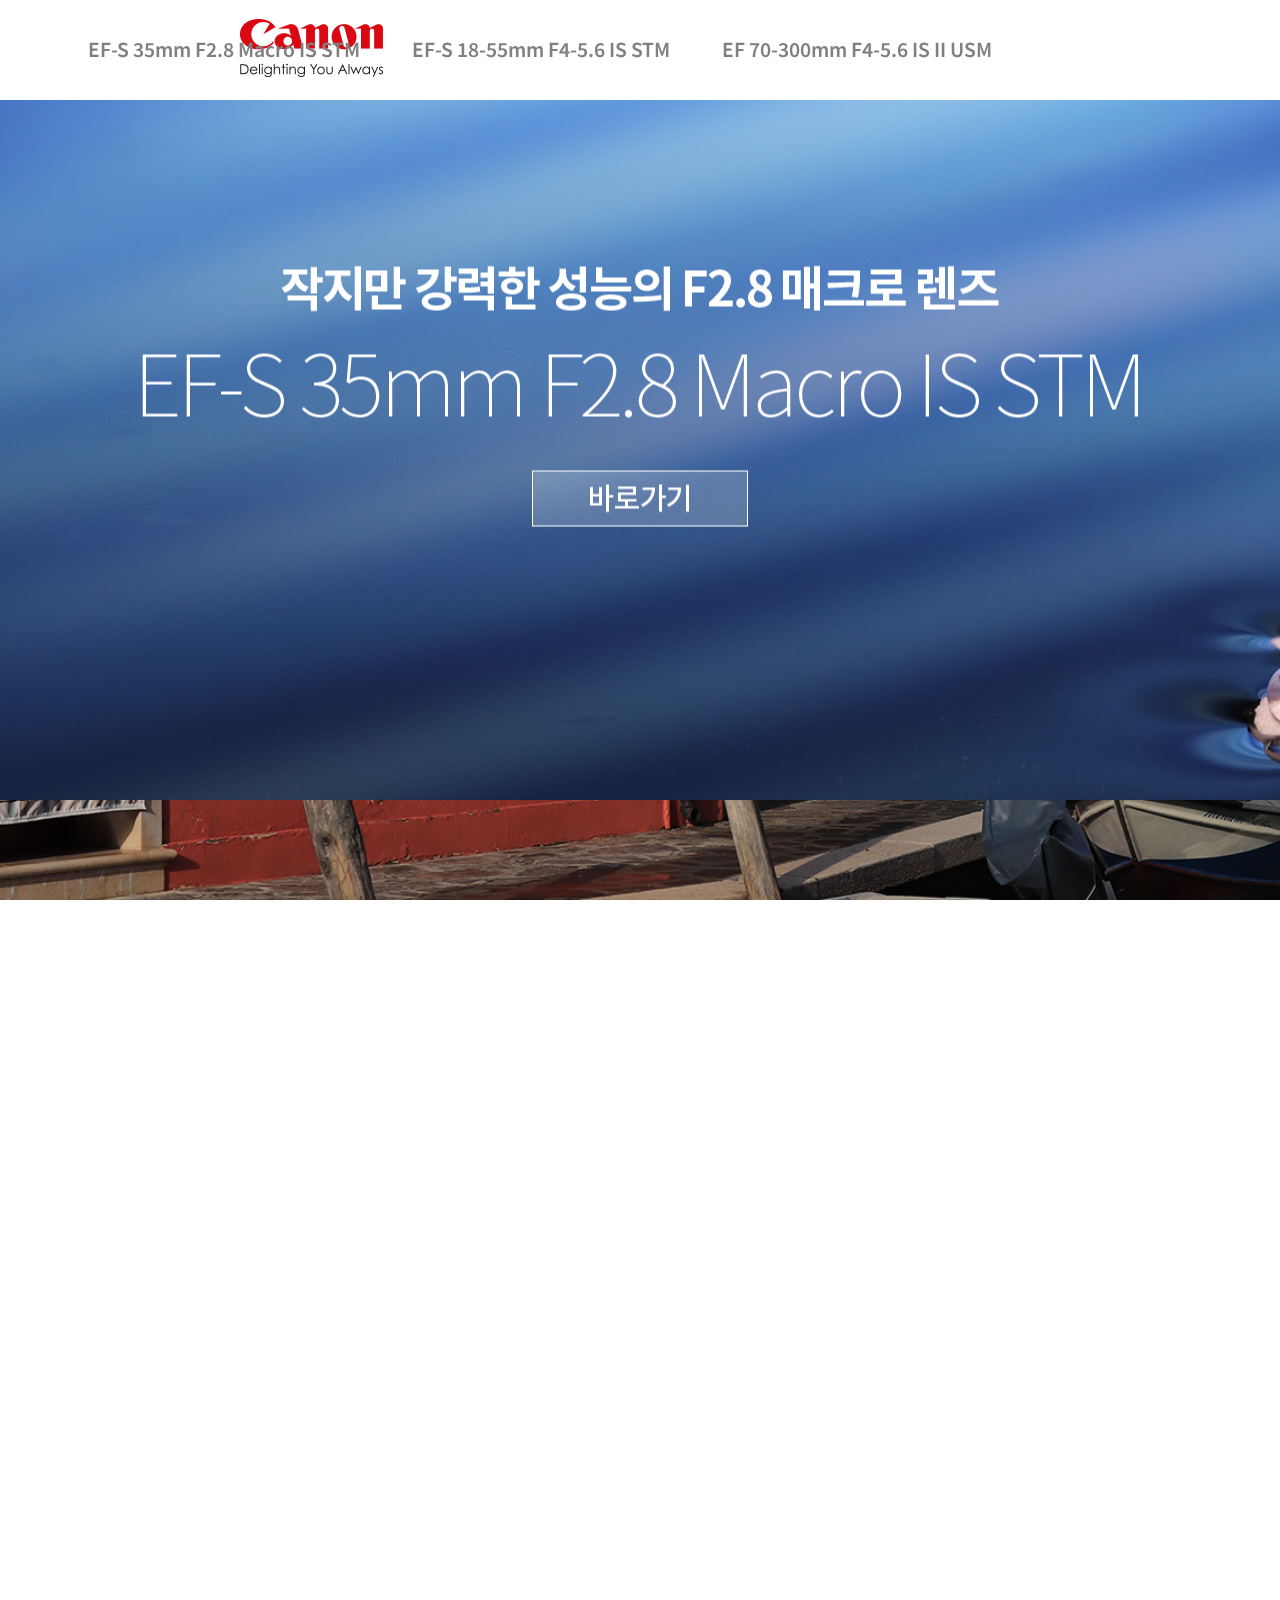
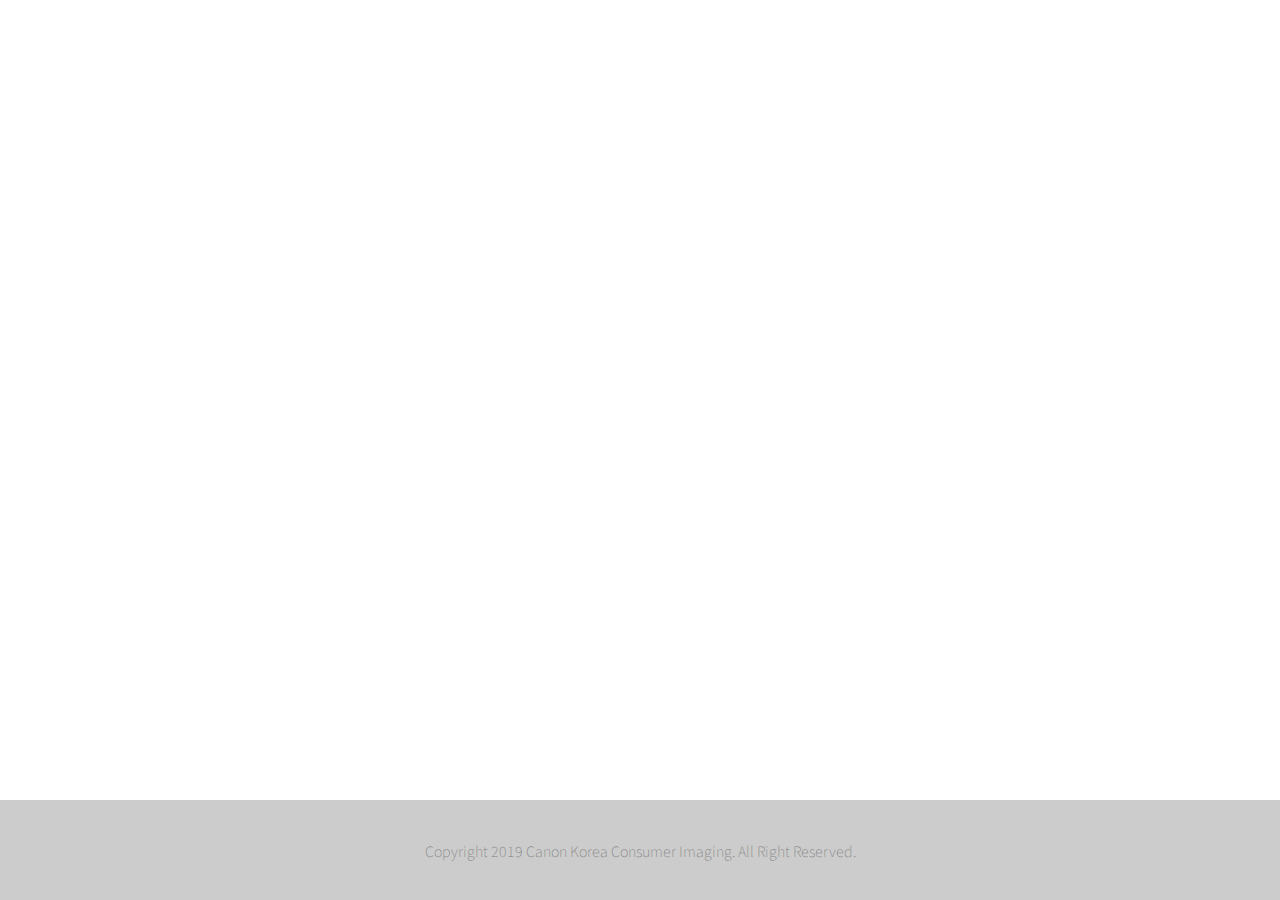
<file: index.html>
<!DOCTYPE html>
<html lang="kr" dir="ltr">
  <head>
    <meta charset="utf-8">
    <link href="https://fonts.googleapis.com/css?family=Noto+Sans+KR" rel="stylesheet">
    <title></title>
    <style>
      body, h1 {
        margin: 0px;
      }
      #scene{
        height: 800px;
        overflow: hidden;
        background-size: cover;
        background-attachment: fixed;
    }
      .one{background-image: url(images/index_07.png);}
      .two{background-image: url(images/index_08.png);}
      .three{background-image: url(images/index_09.png);}
      #scene h1{
        position: relative;
        left: 50%;
        top: 50%;
        transform: translateX(-50%) translateY(-50%);
        text-align: center;
      }
      /*--푸터적용--*/
        footer{
          width: 100%;
          height: 100px;
        background-color: rgba(0, 0, 0, 0.2);
      }
      .footer{
        position: relative;
        left: 50%;
        top: 50%;
        transform: translateX(-50%) translateY(-50%);
        text-align: center;
        font-family: 'Noto Sans KR', sans-serif;
        font-size: 0.9rem; font-weight: 100; color: gray;
      }
      /*--네이게이션 처리--*/
      .wrap{
        border: 0px solid red;
        height: 100px; width: 100%; position: fixed;
        background-color: white; z-index: 10;
      }
      .logo{
        border: 0px solid blue;
        display: inline-block;
        margin-left: 240px;
      }
      .nav{
        border: 0px solid green;
        position: fixed; right: 240px;
        top: 35px; display: inline-block;
        font-family: 'Noto Sans KR', sans-serif;
        font-size: 1.2rem; font-weight: 600; color: gray;
      }
      .space{
        margin-left: 3rem;
      }
      a, a:link :visited :active{
        text-decoration: none;
        color: gray;
      }
      a:hover{
        color: red;
      }
    </style>
  </head>
  <body>
    <nav class="wrap">
      <div class="logo">
        <img src="images/index_02.png">
      </div>
      <div class="nav">
        <a href="p01.html">EF-S 35mm F2.8 Macro IS STM</a>
        <span class="space"></span>
        <a href="p02.html">EF-S 18-55mm F4-5.6 IS STM</a>
        <span class="space"></span>
        <a href="p03.html">EF 70-300mm F4-5.6 IS II USM</a>
        <span class="space"></span>
      </div>
    </nav>
      <section id="scene" class="one">
        <h1><a href="p01.html"><img src="images/t01.png"></img></a></h1>
      </section>
      <section id="scene" class="two">
        <h1><a href="p02.html"><img src="images/t02.png"></img></a></h1>
      </section>
      <section id="scene" class="three">
        <h1><a href="p03.html"><img src="images/t03.png"></img></a></h1>
      </section>
        <footer>
          <div class="footer">Copyright 2019 Canon Korea Consumer Imaging. All Right Reserved.</div>
        </footer>
  </body>
</html>
</file>
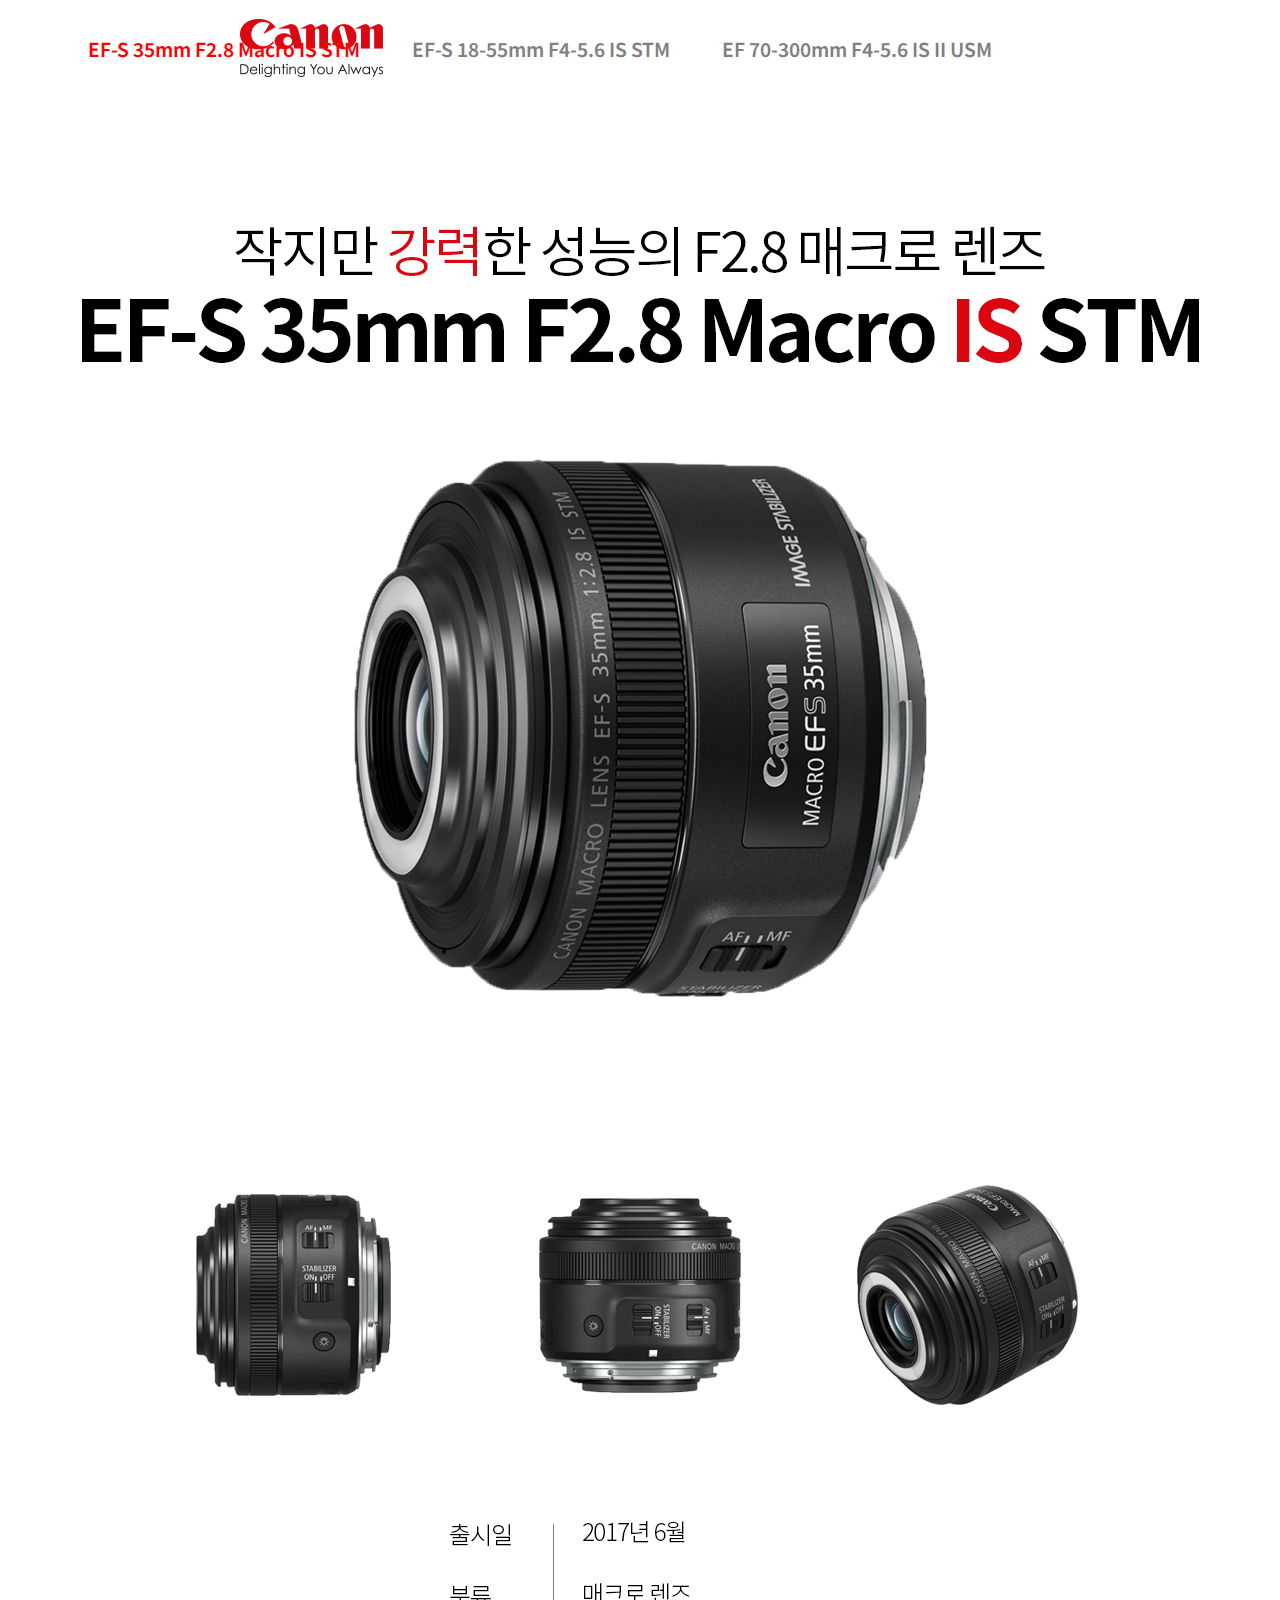
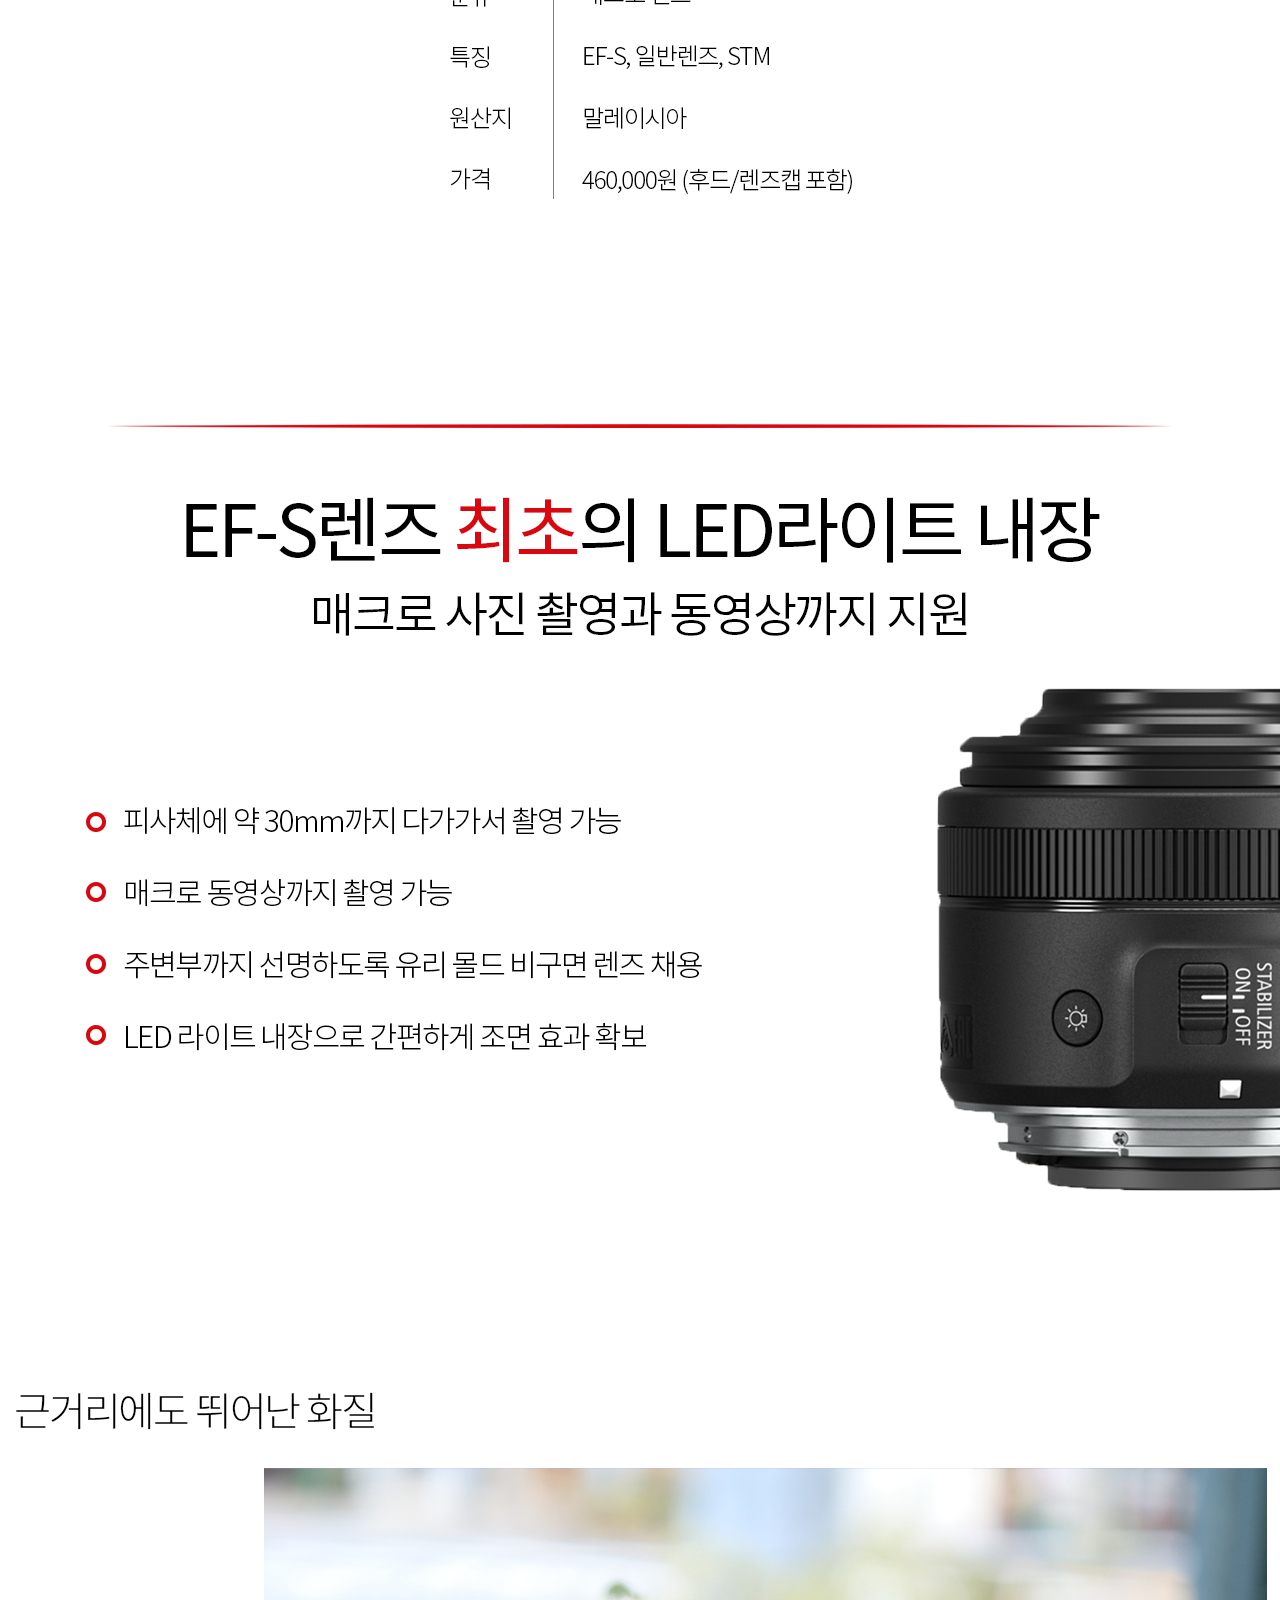
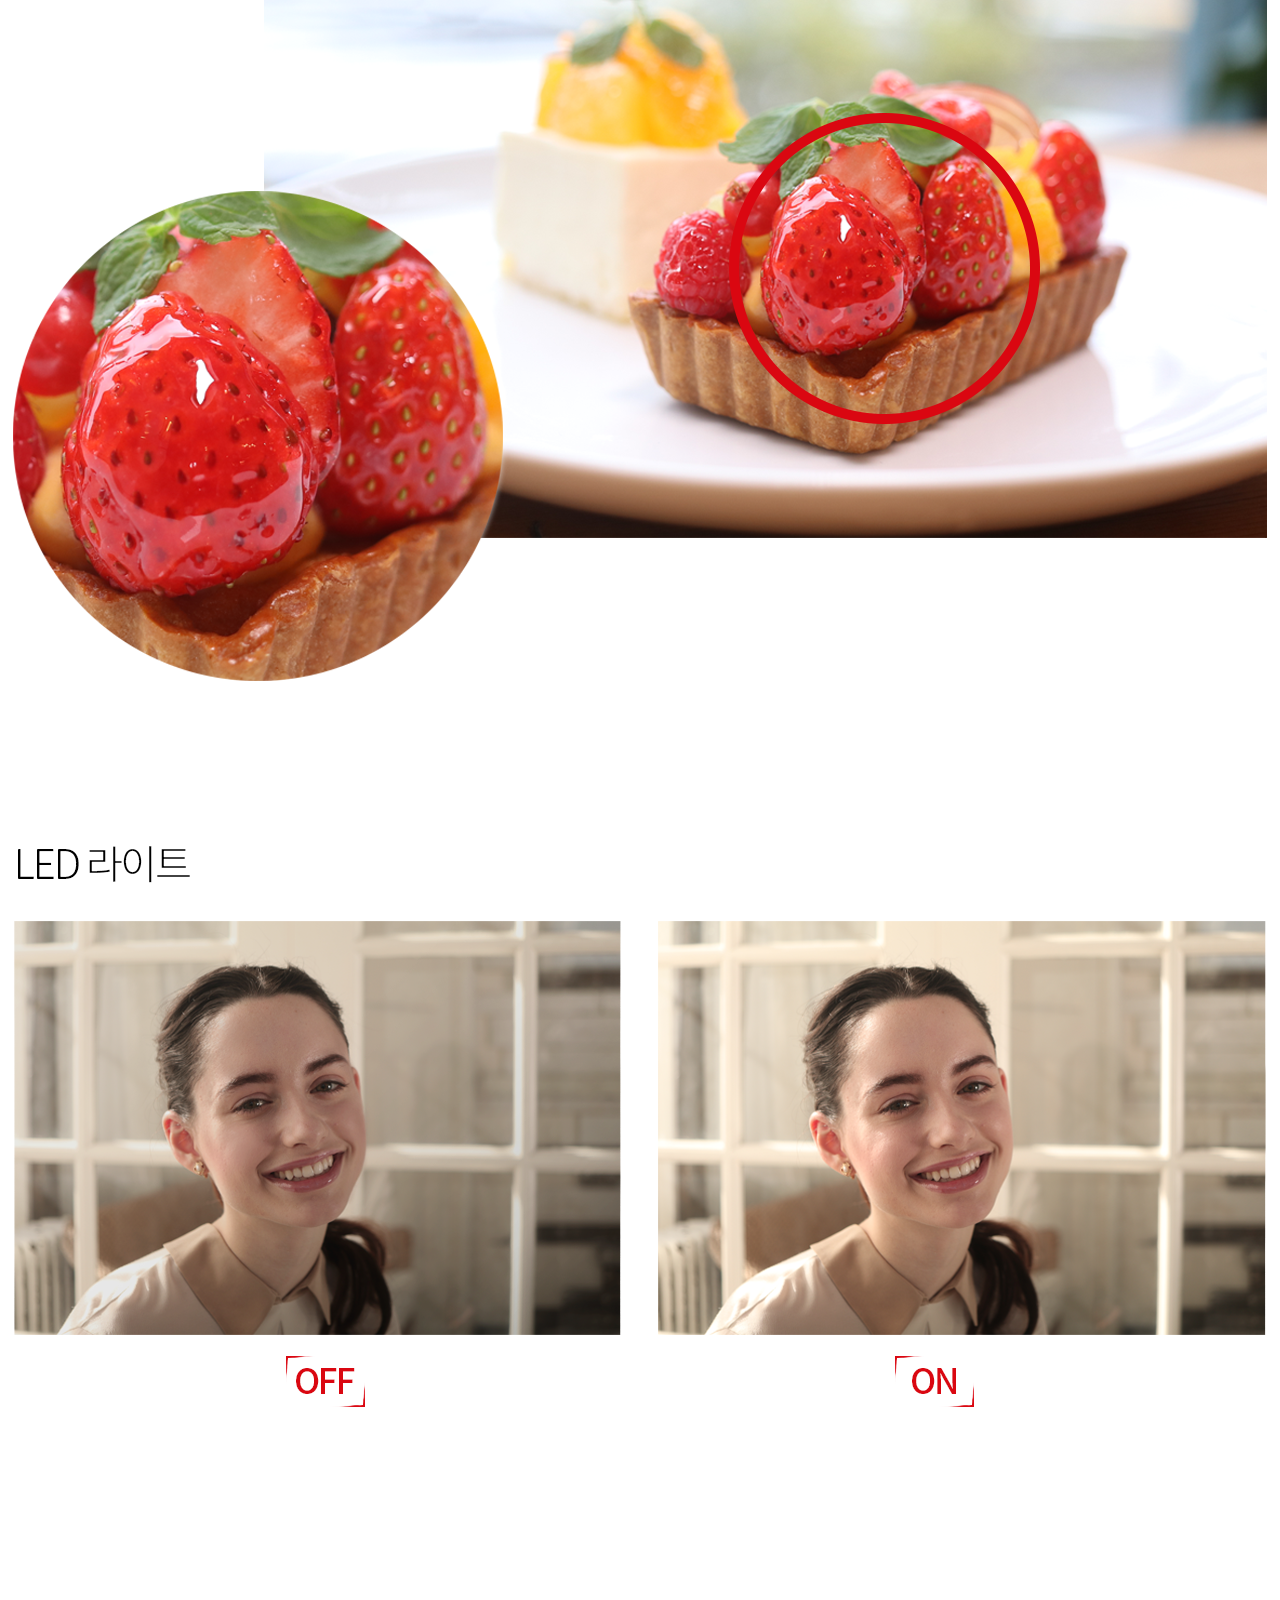
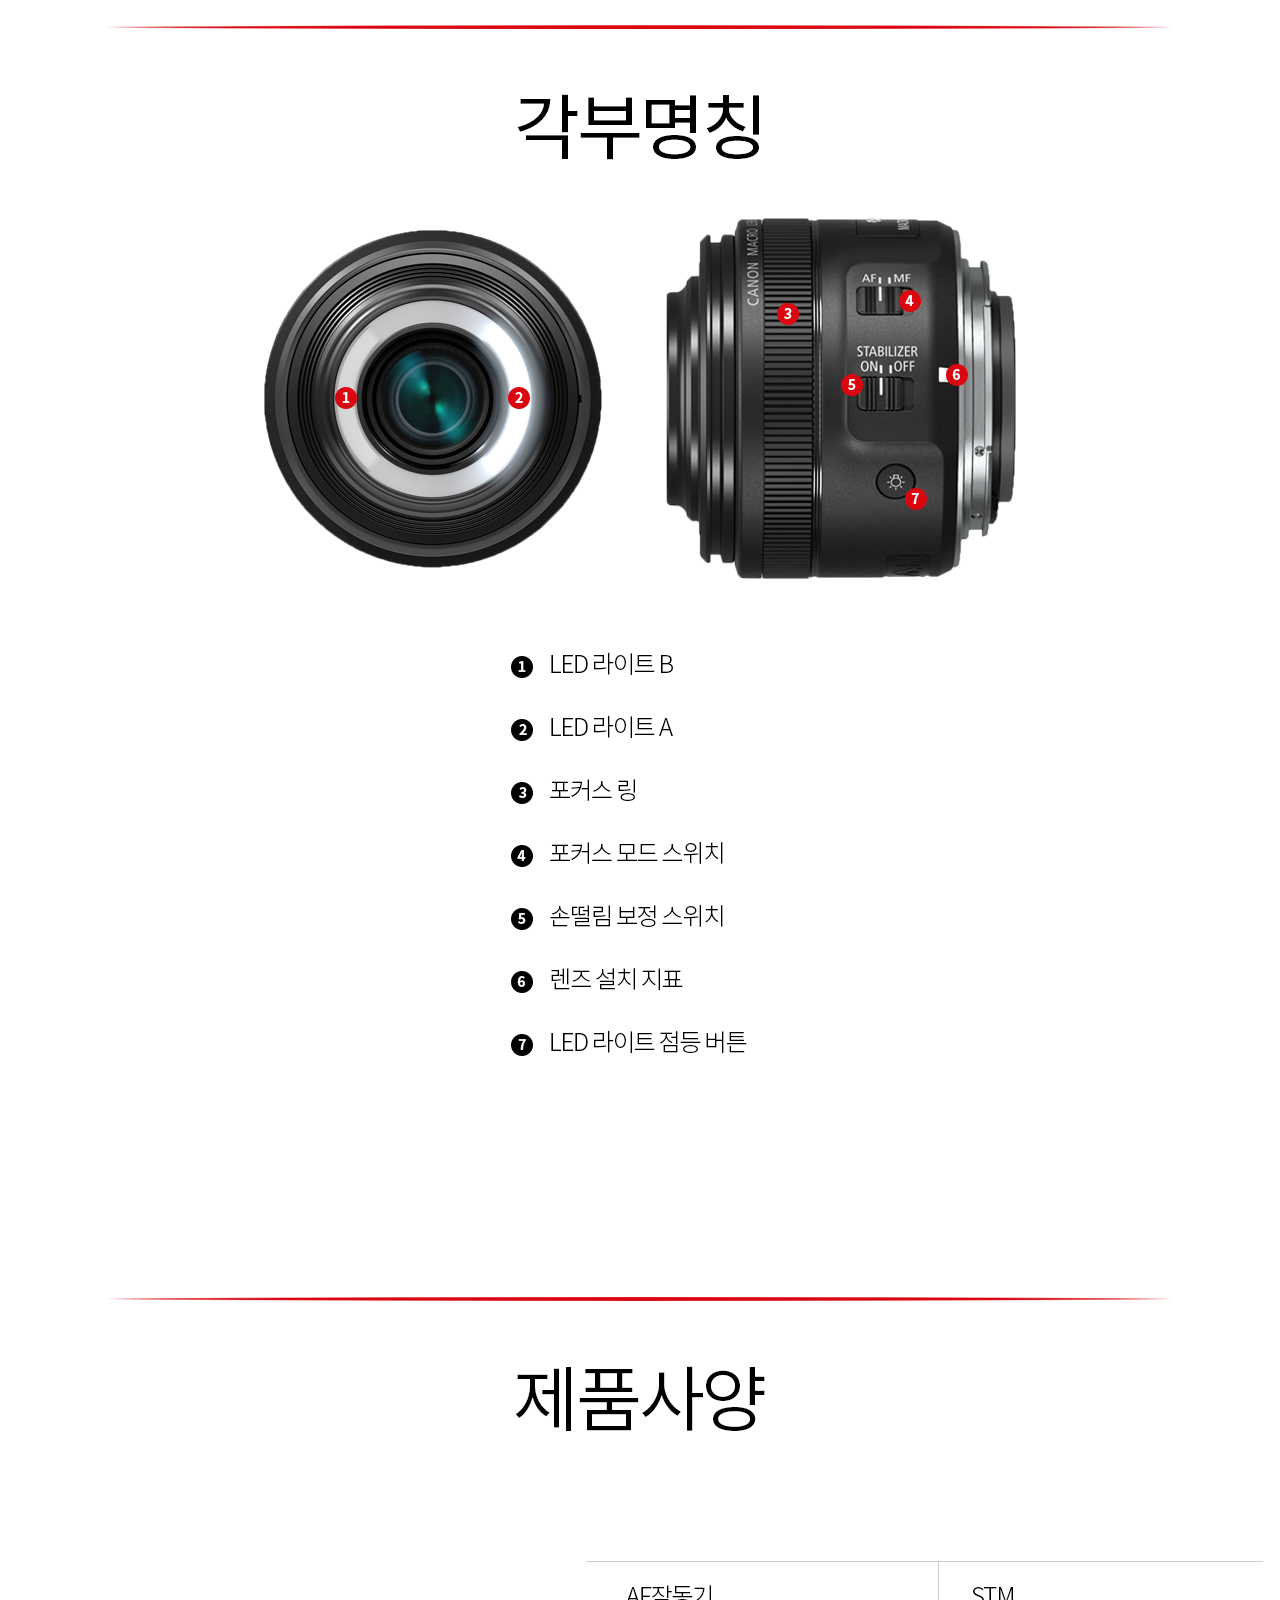
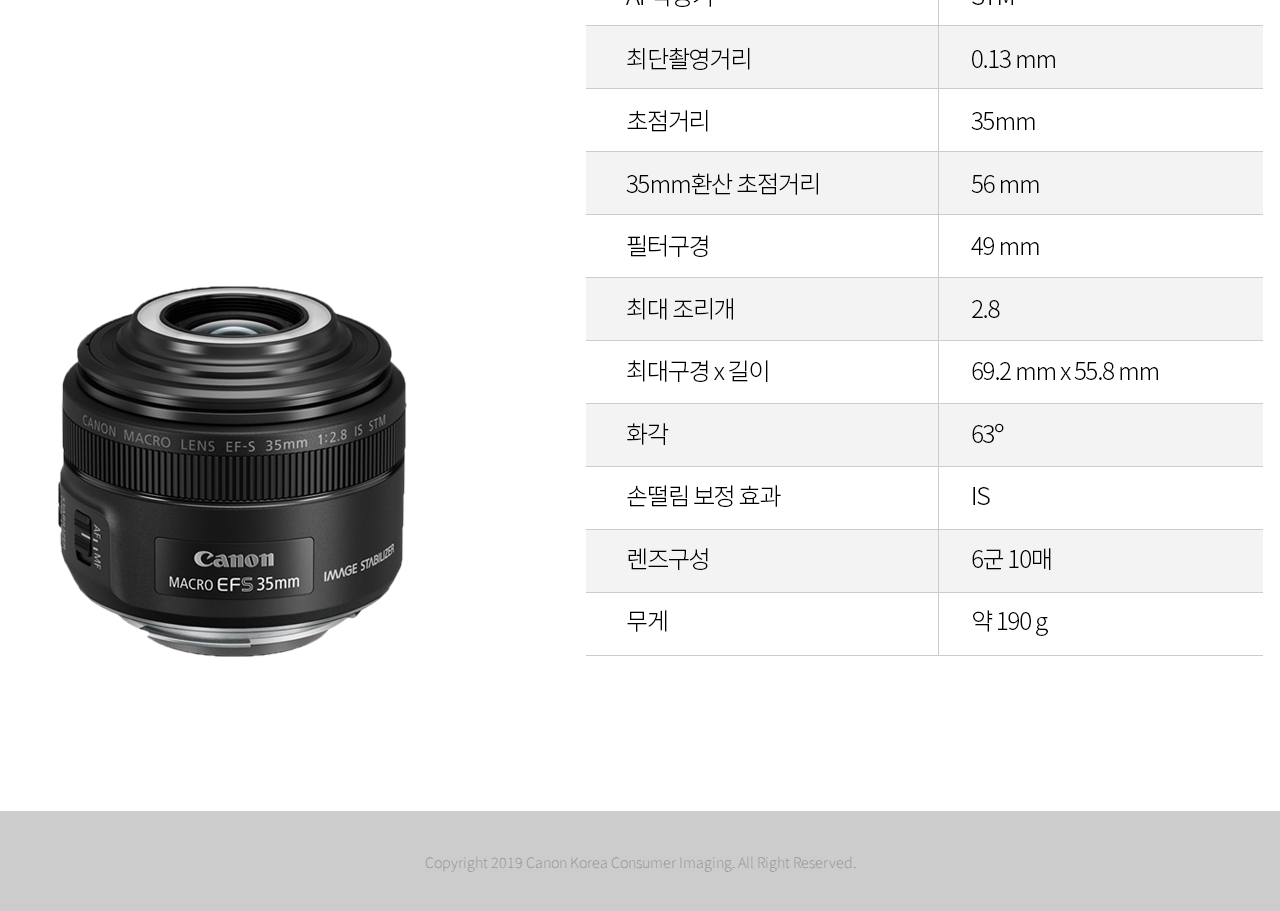
<file: p01.html>
<!DOCTYPE html>
<html lang="kr" dir="ltr">
  <head>
    <meta charset="utf-8">
    <link rel="stylesheet" href="css.css">
    <link href="https://fonts.googleapis.com/css?family=Noto+Sans+KR" rel="stylesheet">
    <title></title>
  </head>
  <body>
    <nav class="wrap">
      <div class="logo">
        <a href="index.html"><img src="images/index_02.png"></a>
      </div>
      <div class="nav">
        <a href="p01.html" style="color:red">EF-S 35mm F2.8 Macro IS STM</a>
        <span class="space"></span>
        <a href="p02.html">EF-S 18-55mm F4-5.6 IS STM</a>
        <span class="space"></span>
        <a href="p03.html">EF 70-300mm F4-5.6 IS II USM</a>
        <span class="space"></span>
      </div>
    </nav>

      <section class="bodywrap">
      <div class="page">
      <img src="images/1.png">
    </div>
  </section>

      <footer>
        <div class="footer">Copyright 2019 Canon Korea Consumer Imaging. All Right Reserved.</div>
      </footer>
  </body>
</html>
</file>
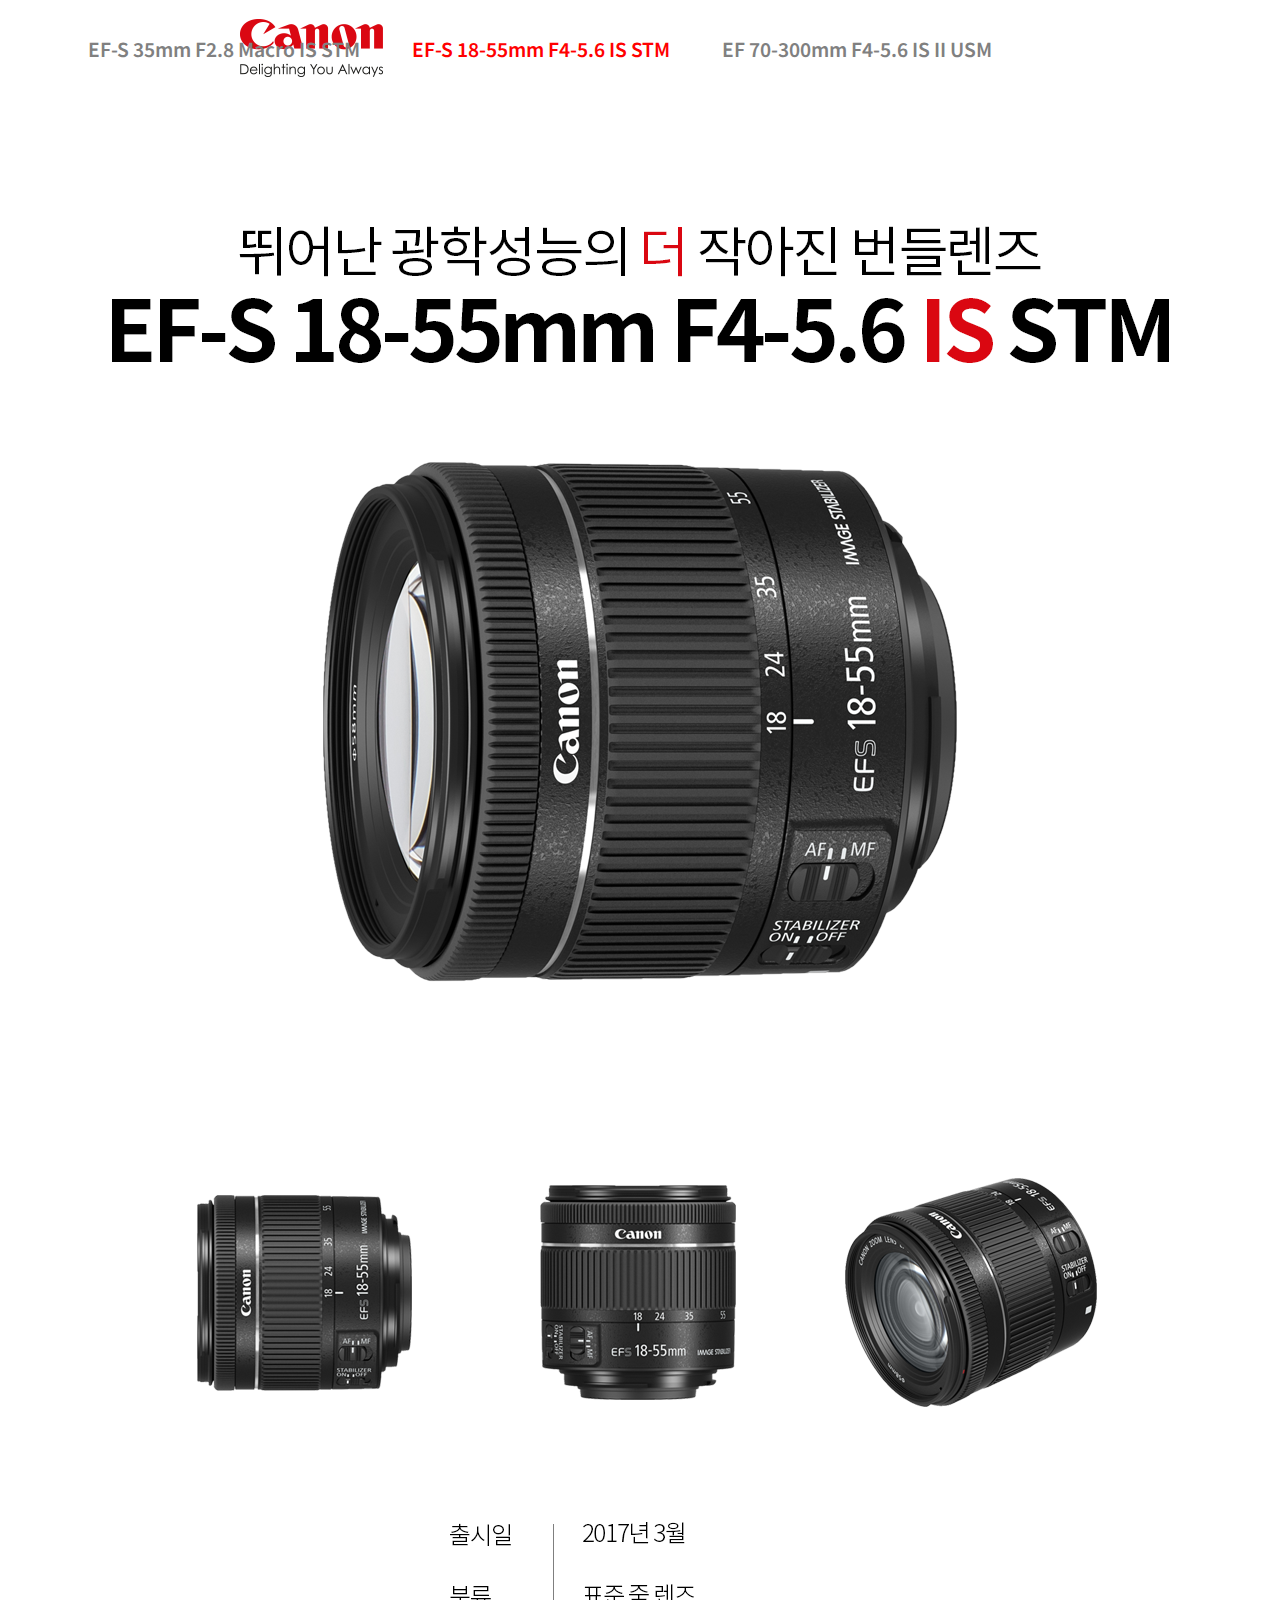
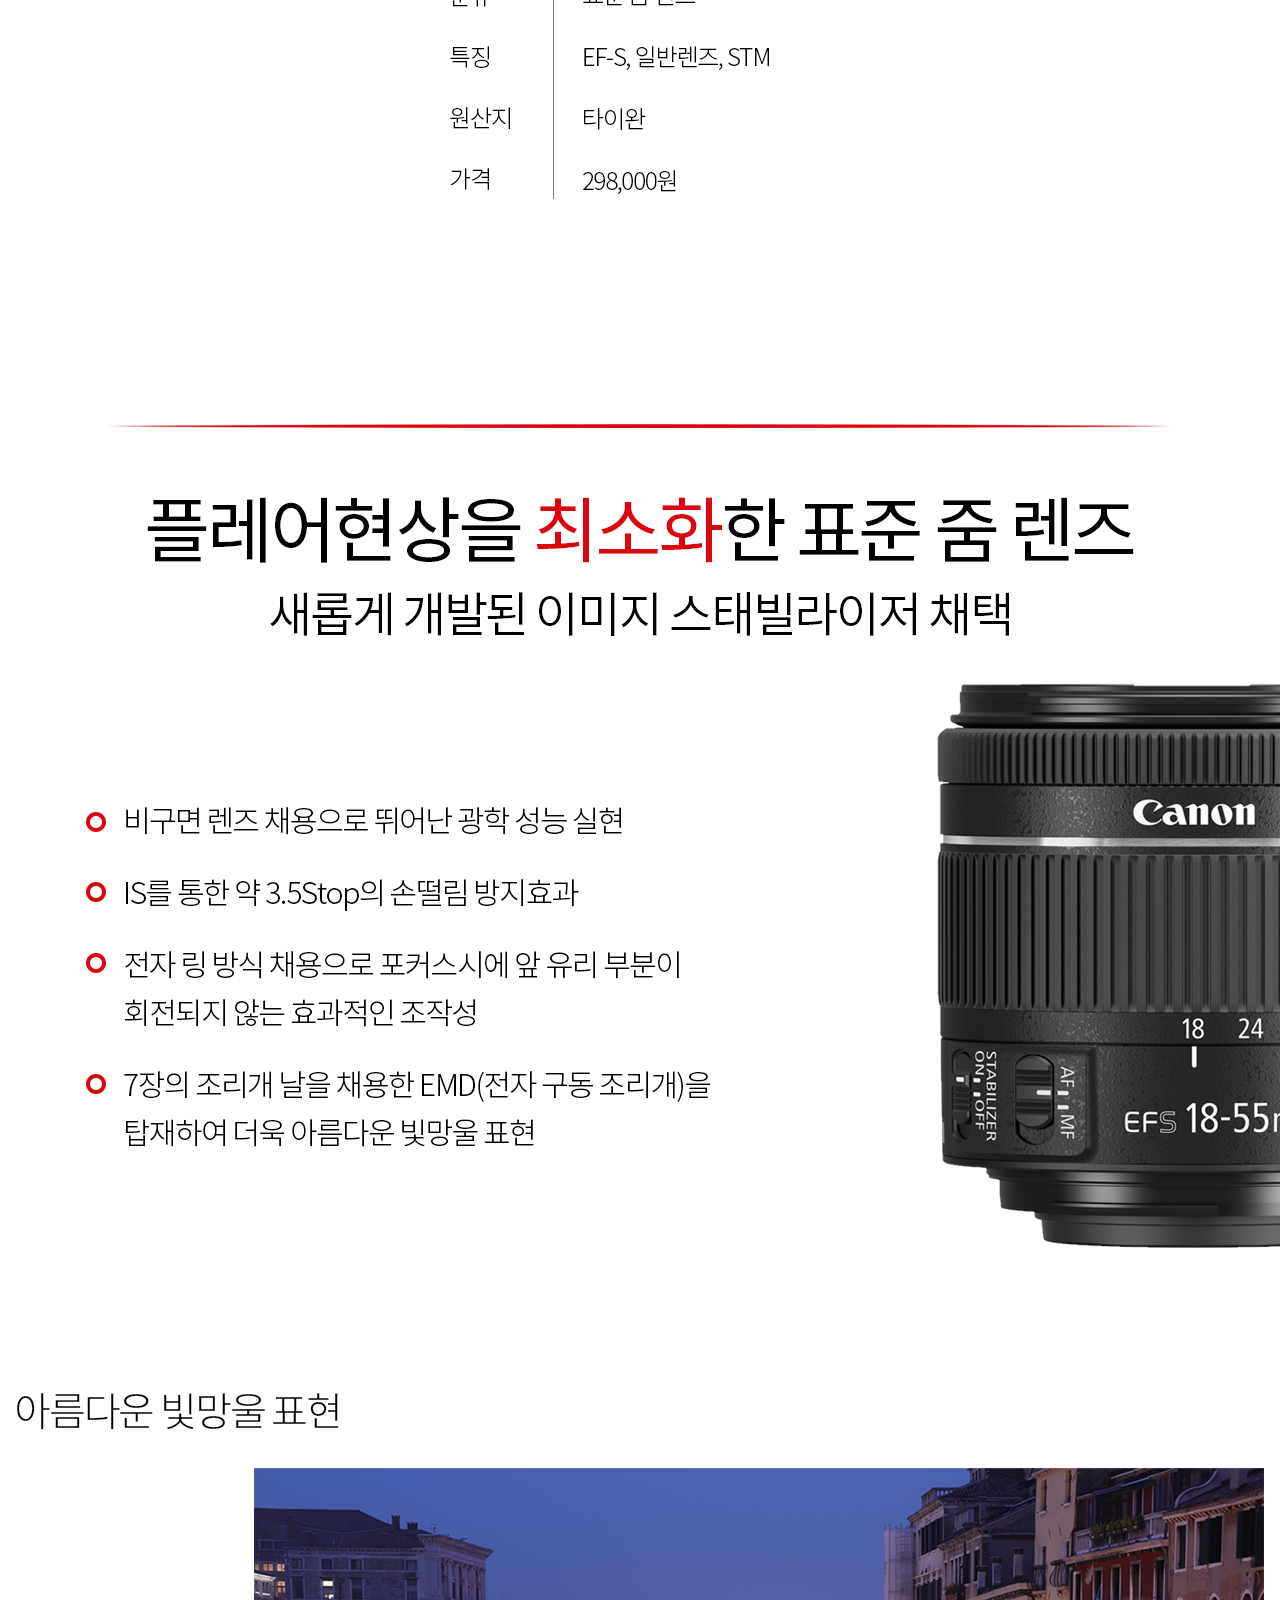
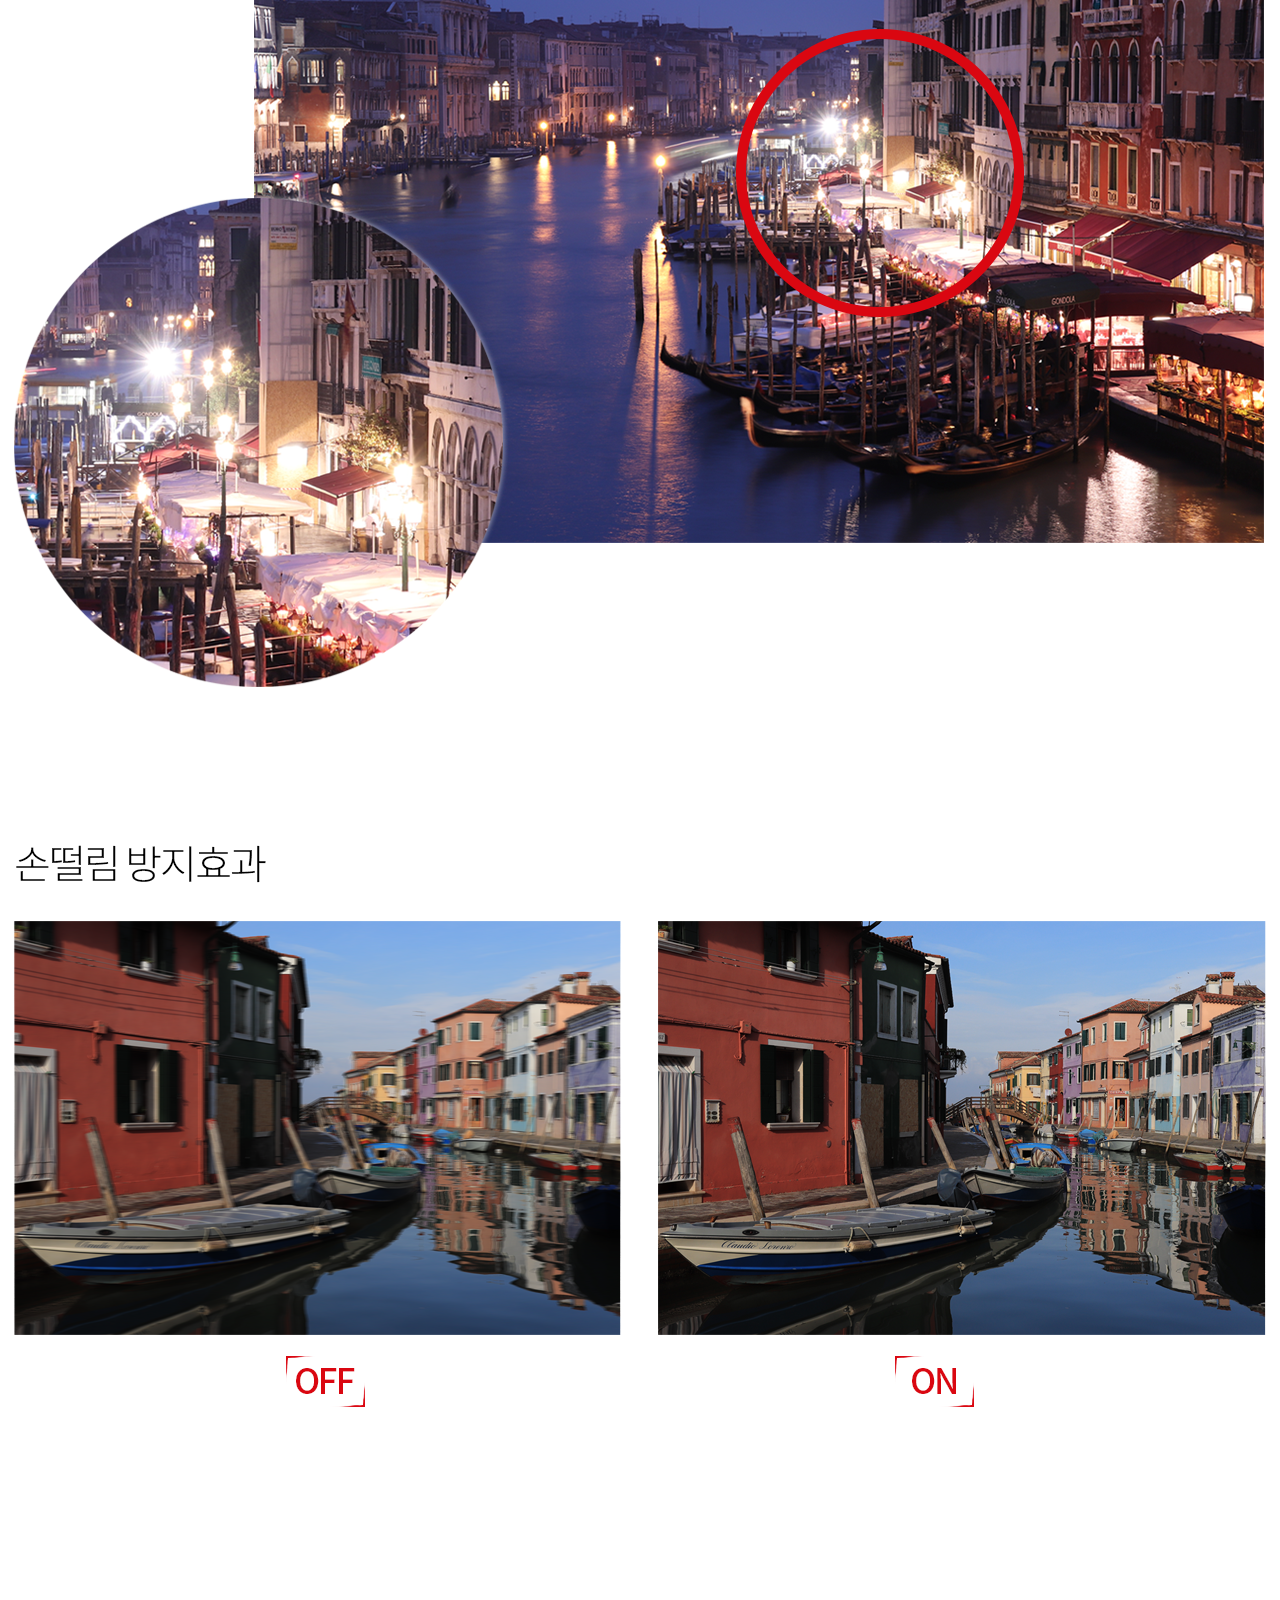
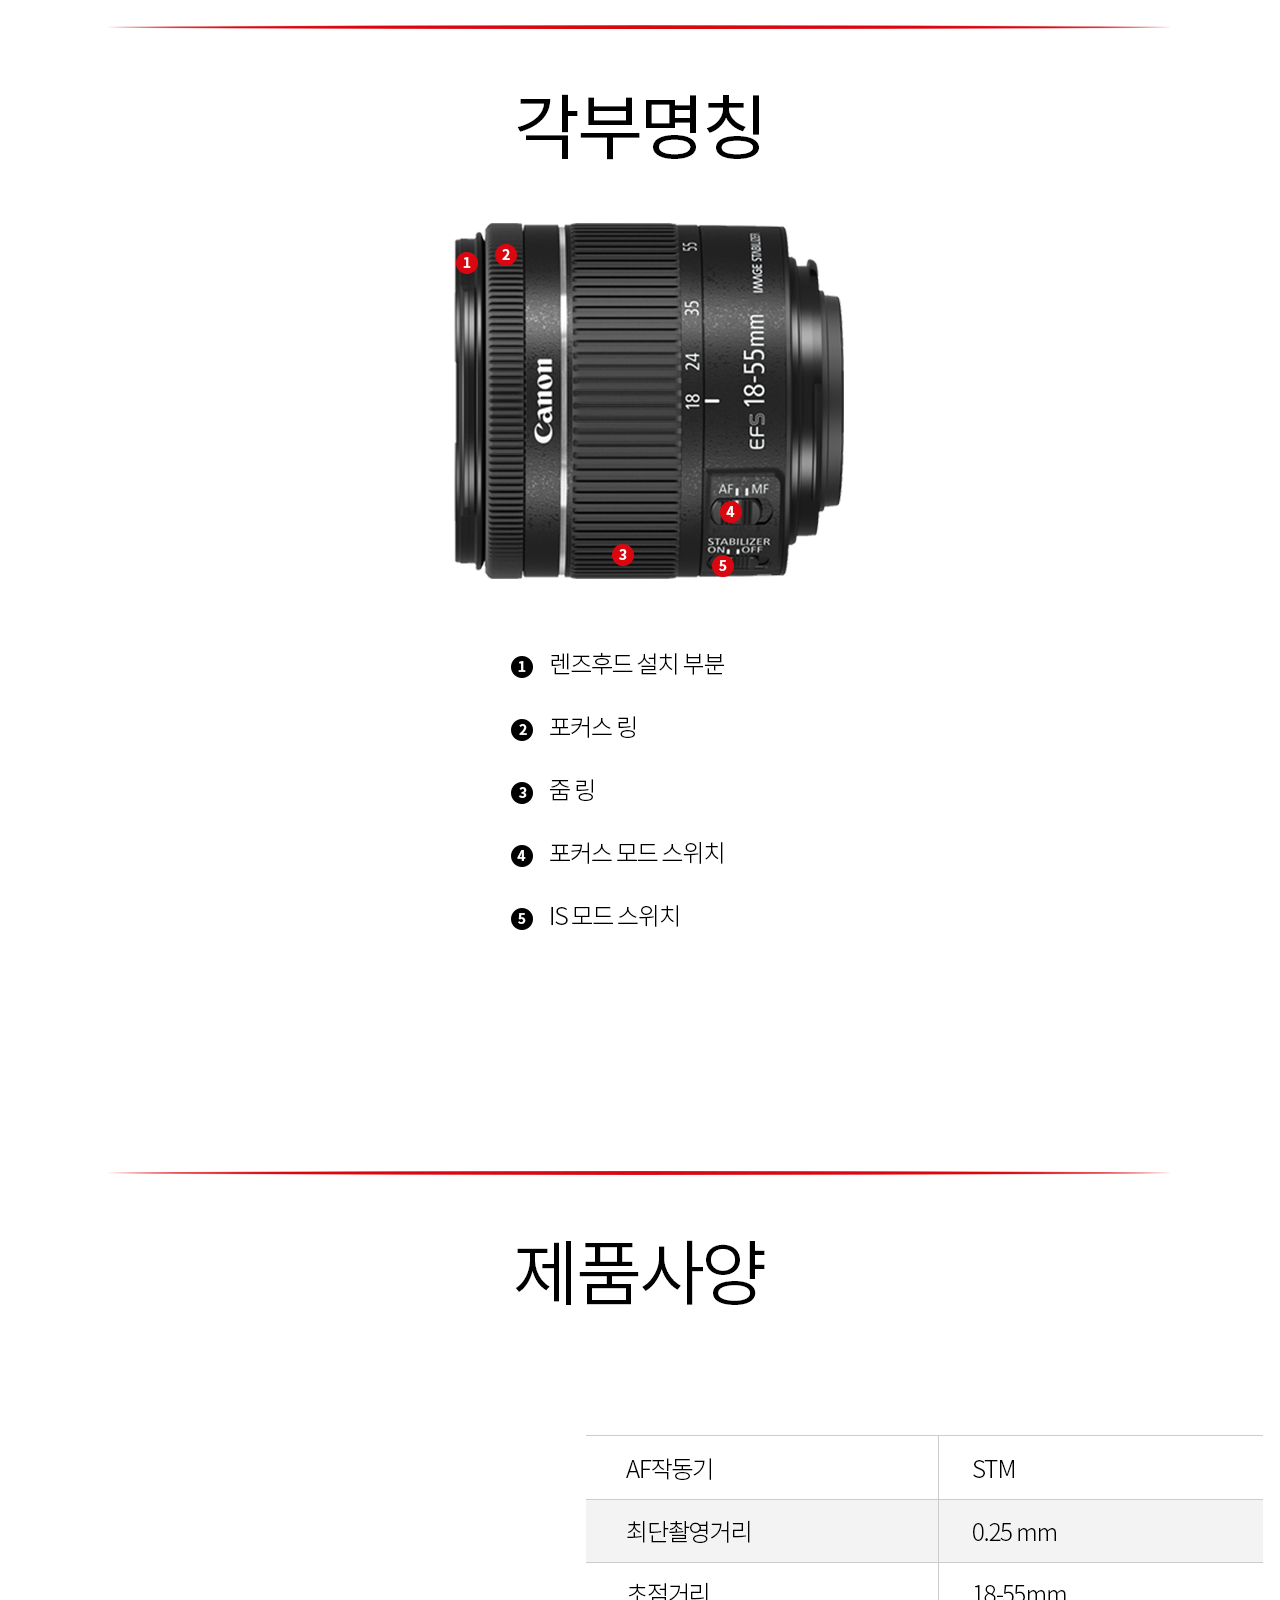
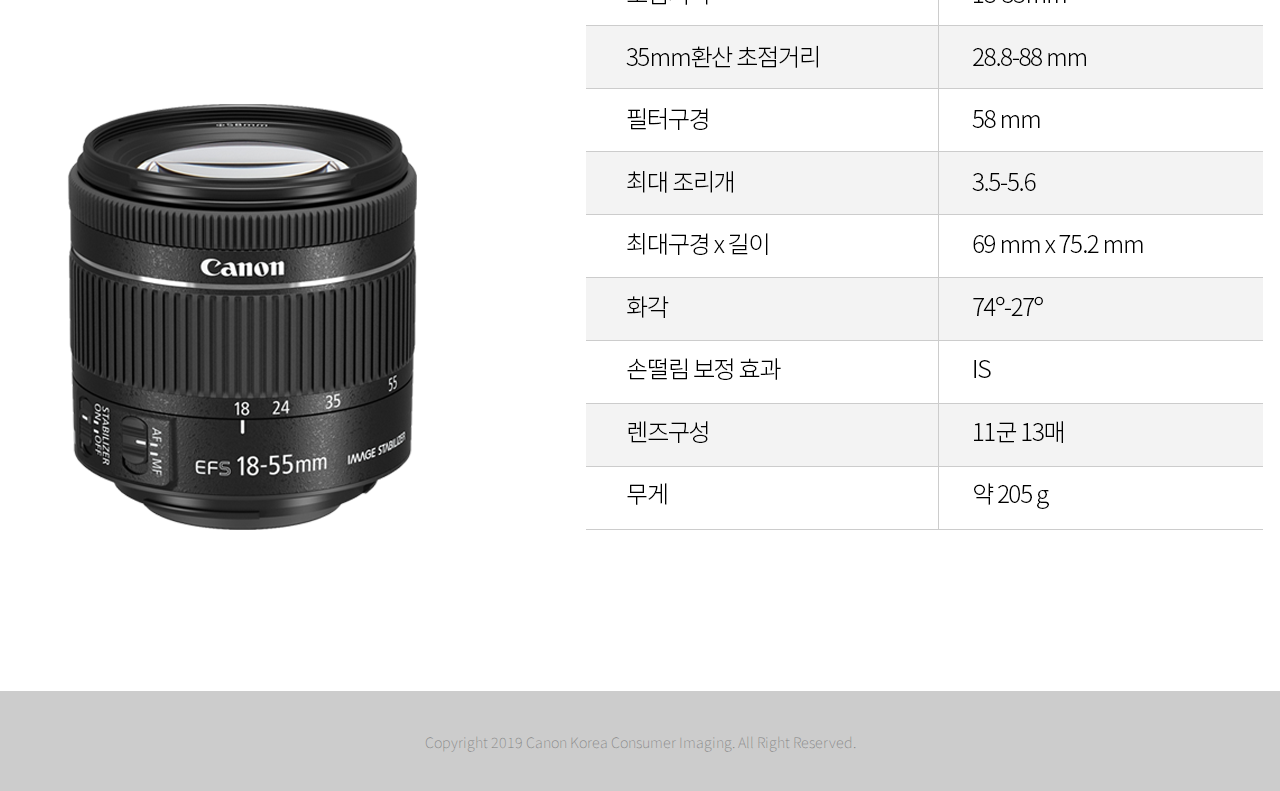
<file: p02.html>
<!DOCTYPE html>
<html lang="kr" dir="ltr">
  <head>
    <meta charset="utf-8">
    <link rel="stylesheet" href="css.css">
    <link href="https://fonts.googleapis.com/css?family=Noto+Sans+KR" rel="stylesheet">
    <title></title>
  </head>
  <body>
    <nav class="wrap">
      <div class="logo">
        <a href="index.html"><img src="images/index_02.png"></a>
      </div>
      <div class="nav">
        <a href="p01.html">EF-S 35mm F2.8 Macro IS STM</a>
        <span class="space"></span>
        <a href="p02.html" style="color:red">EF-S 18-55mm F4-5.6 IS STM</a>
        <span class="space"></span>
        <a href="p03.html">EF 70-300mm F4-5.6 IS II USM</a>
        <span class="space"></span>
      </div>
    </nav>

      <section class="bodywrap">
      <div class="page">
      <img src="images/2.png">
    </div>
  </section>
      <footer>
        <div class="footer">Copyright 2019 Canon Korea Consumer Imaging. All Right Reserved.</div>
      </footer>
  </body>
</html>
</file>
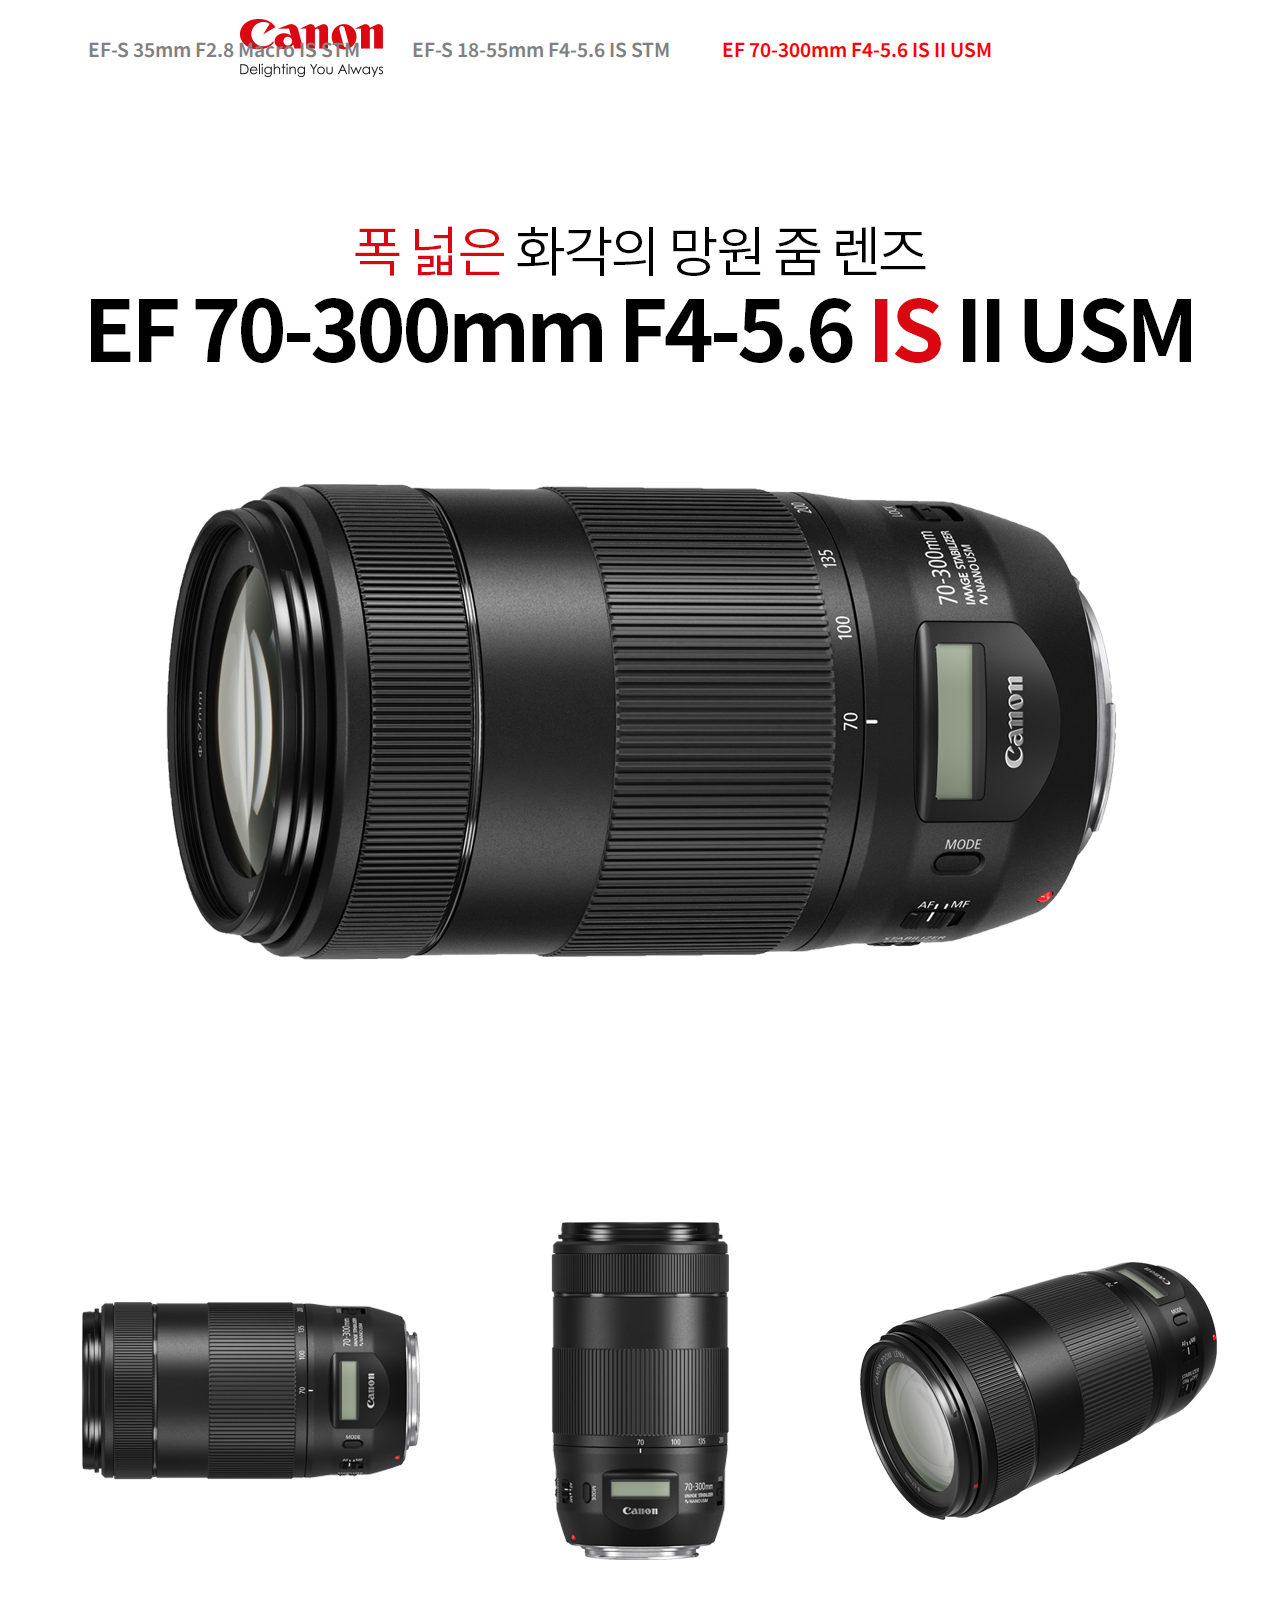
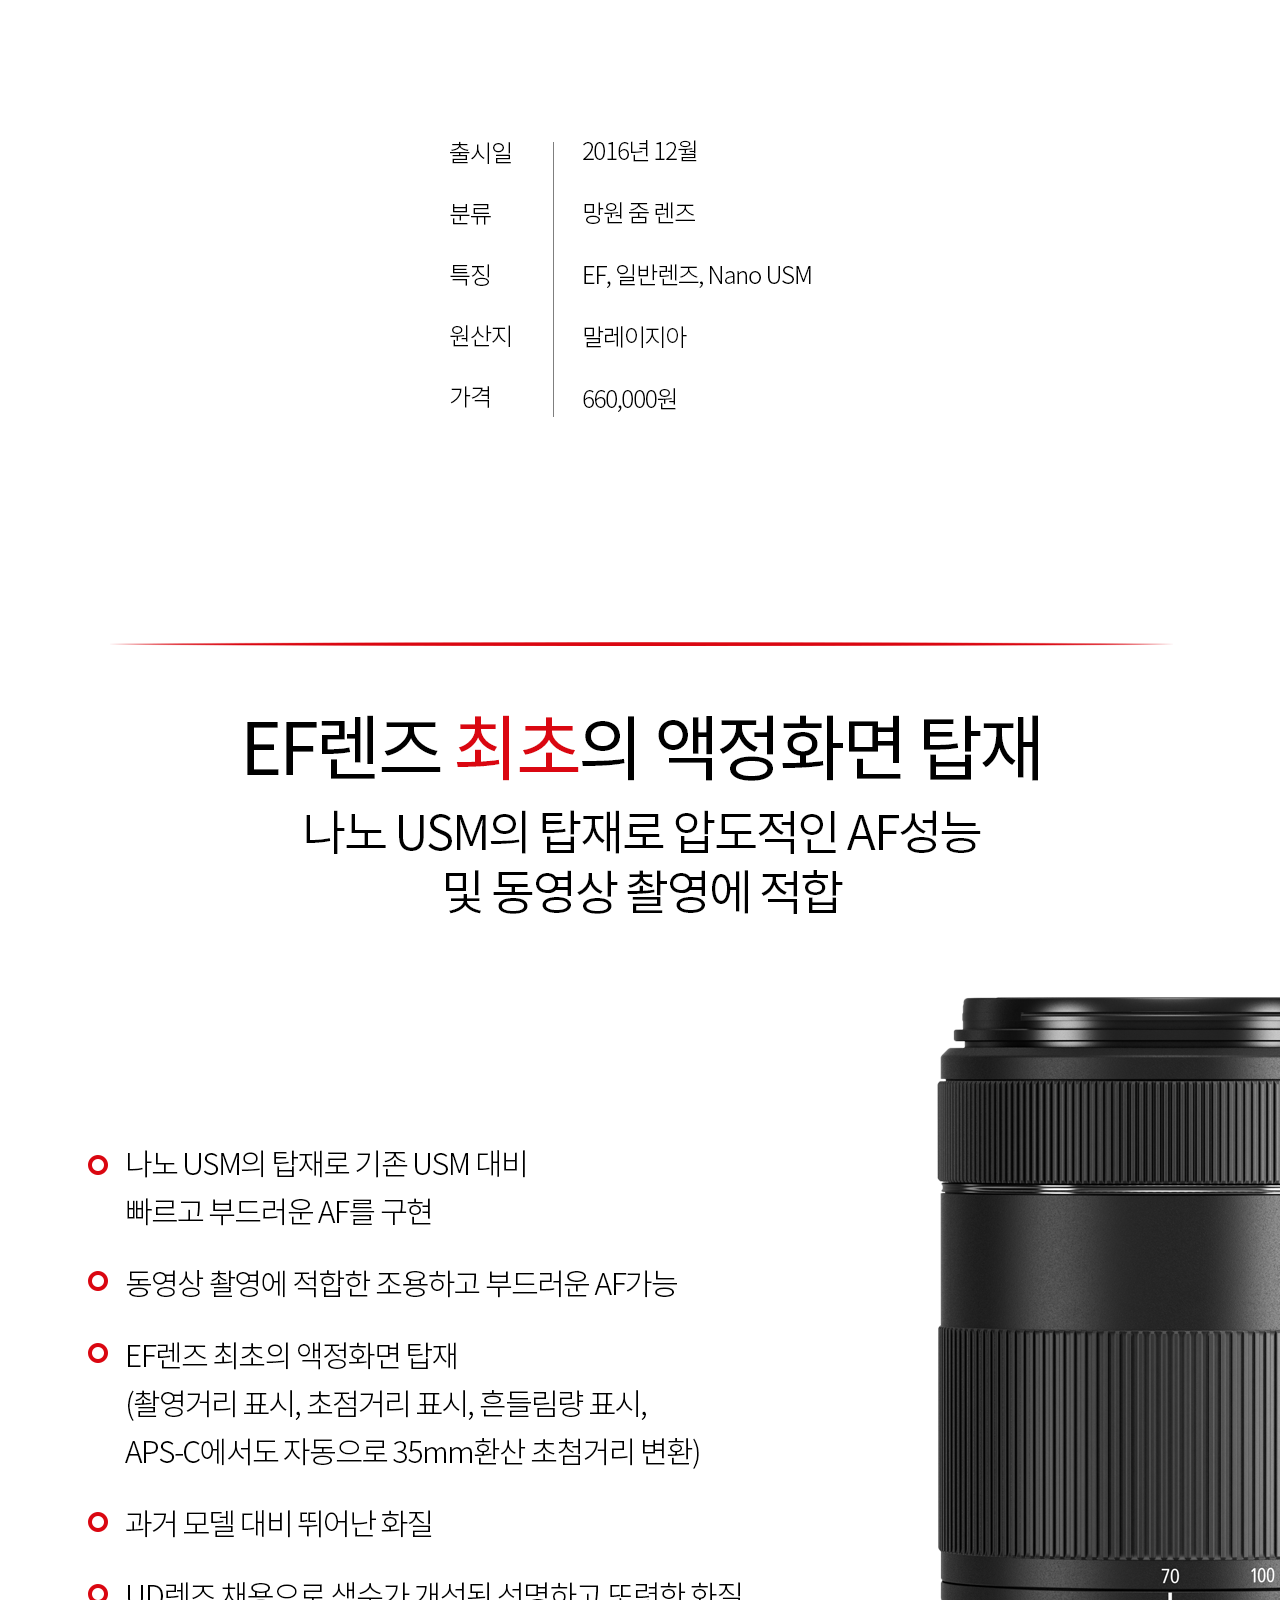
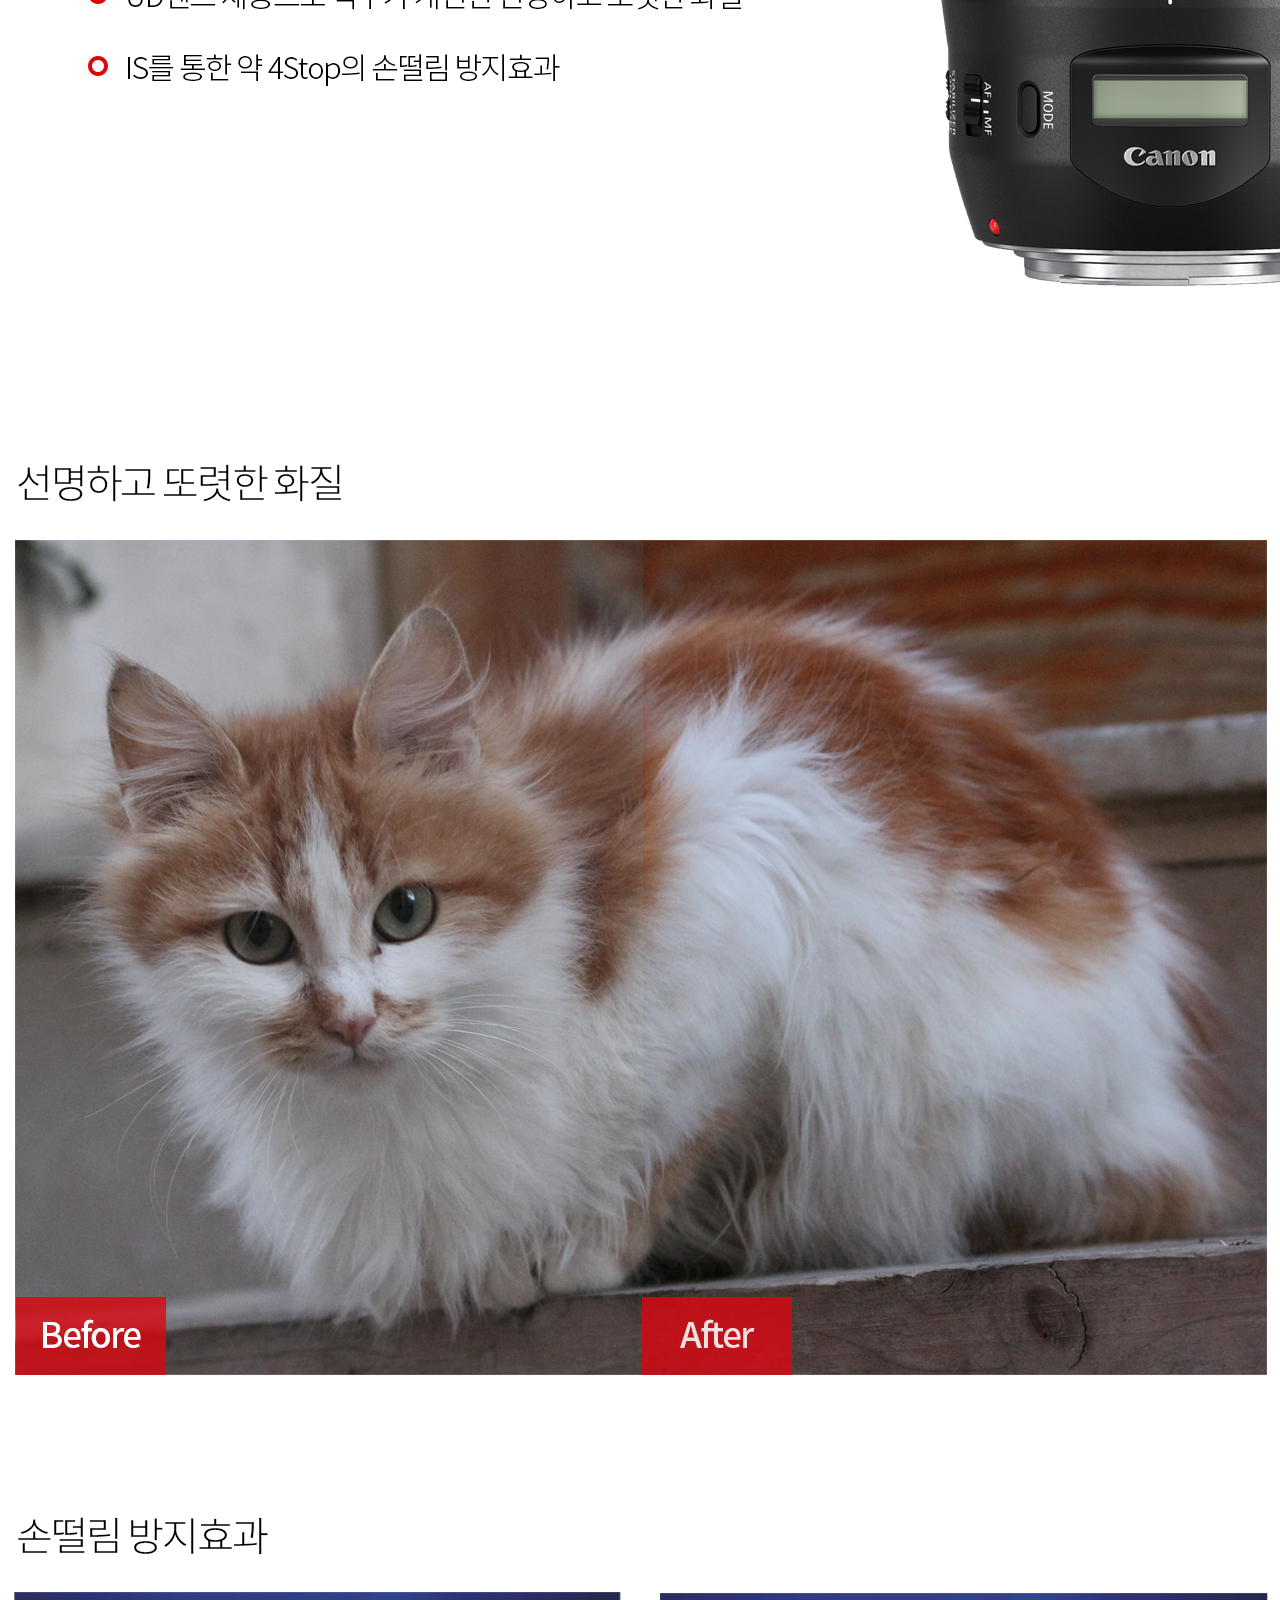
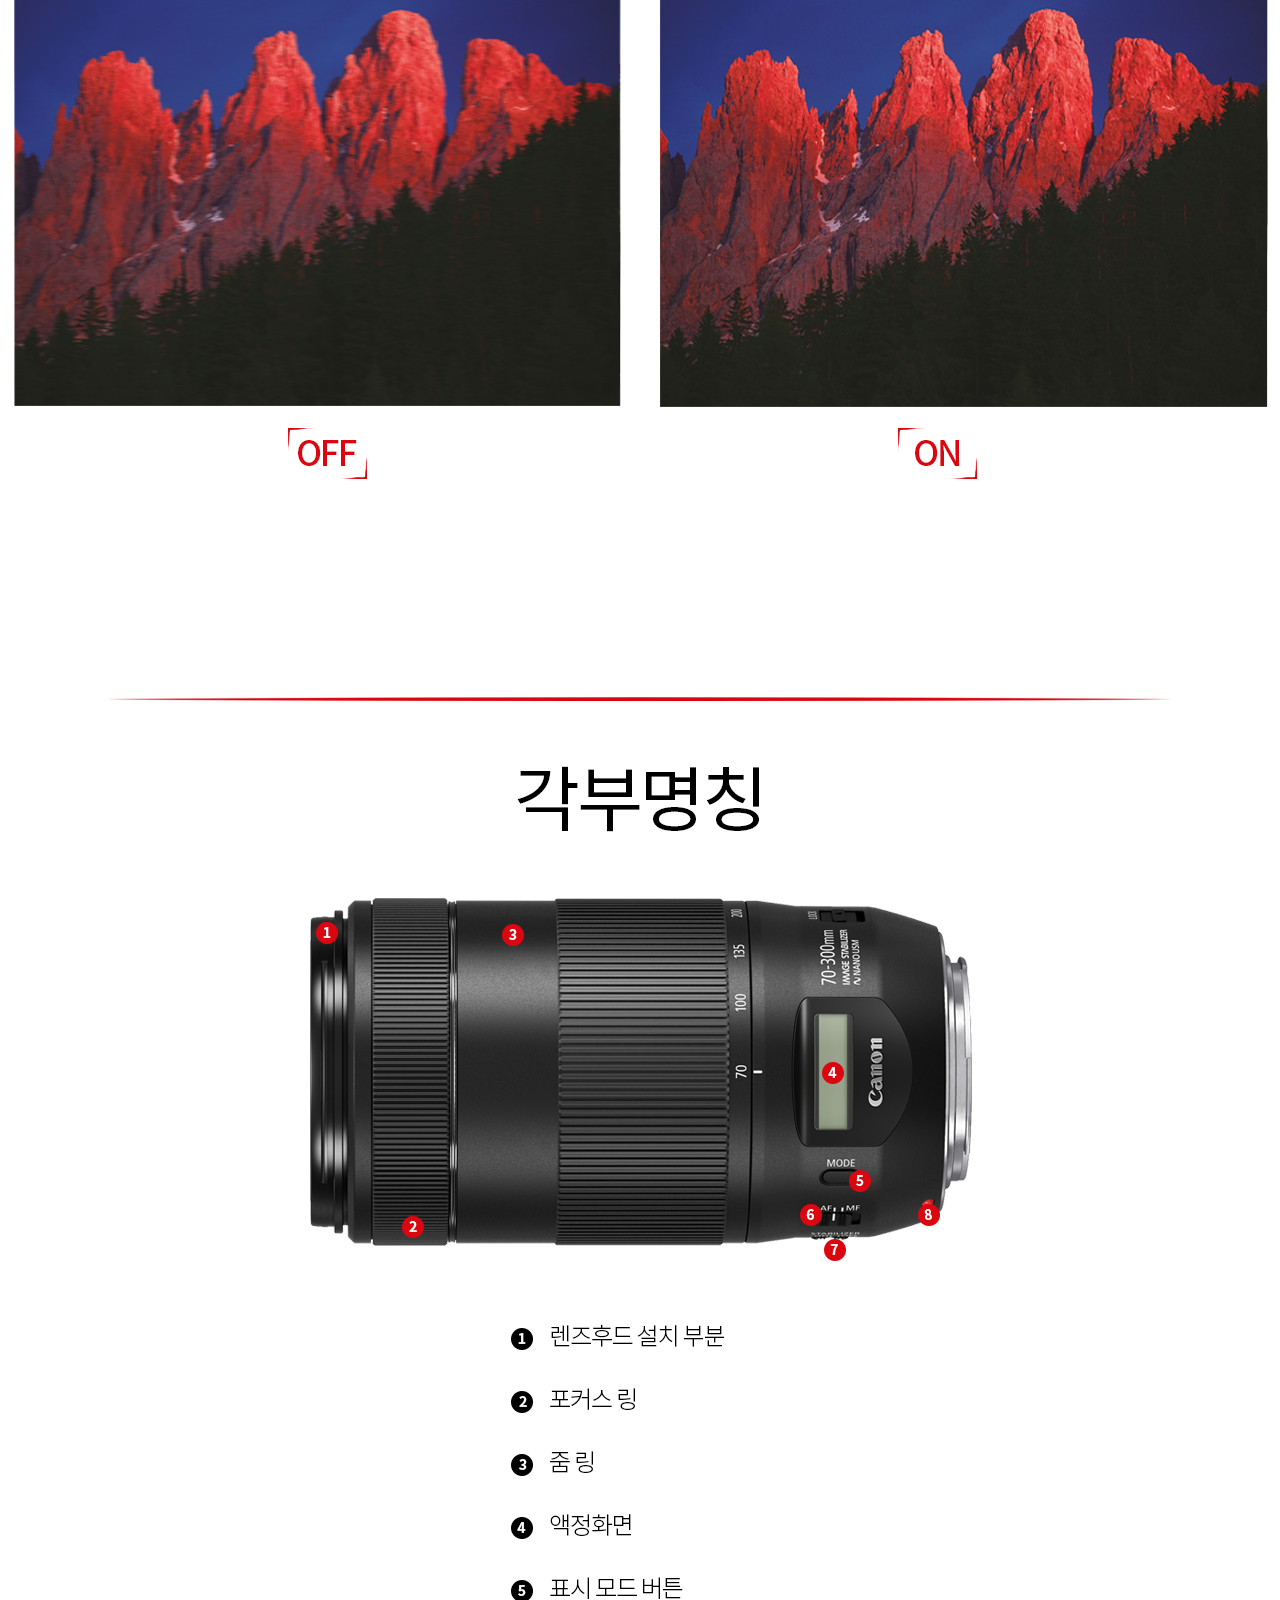
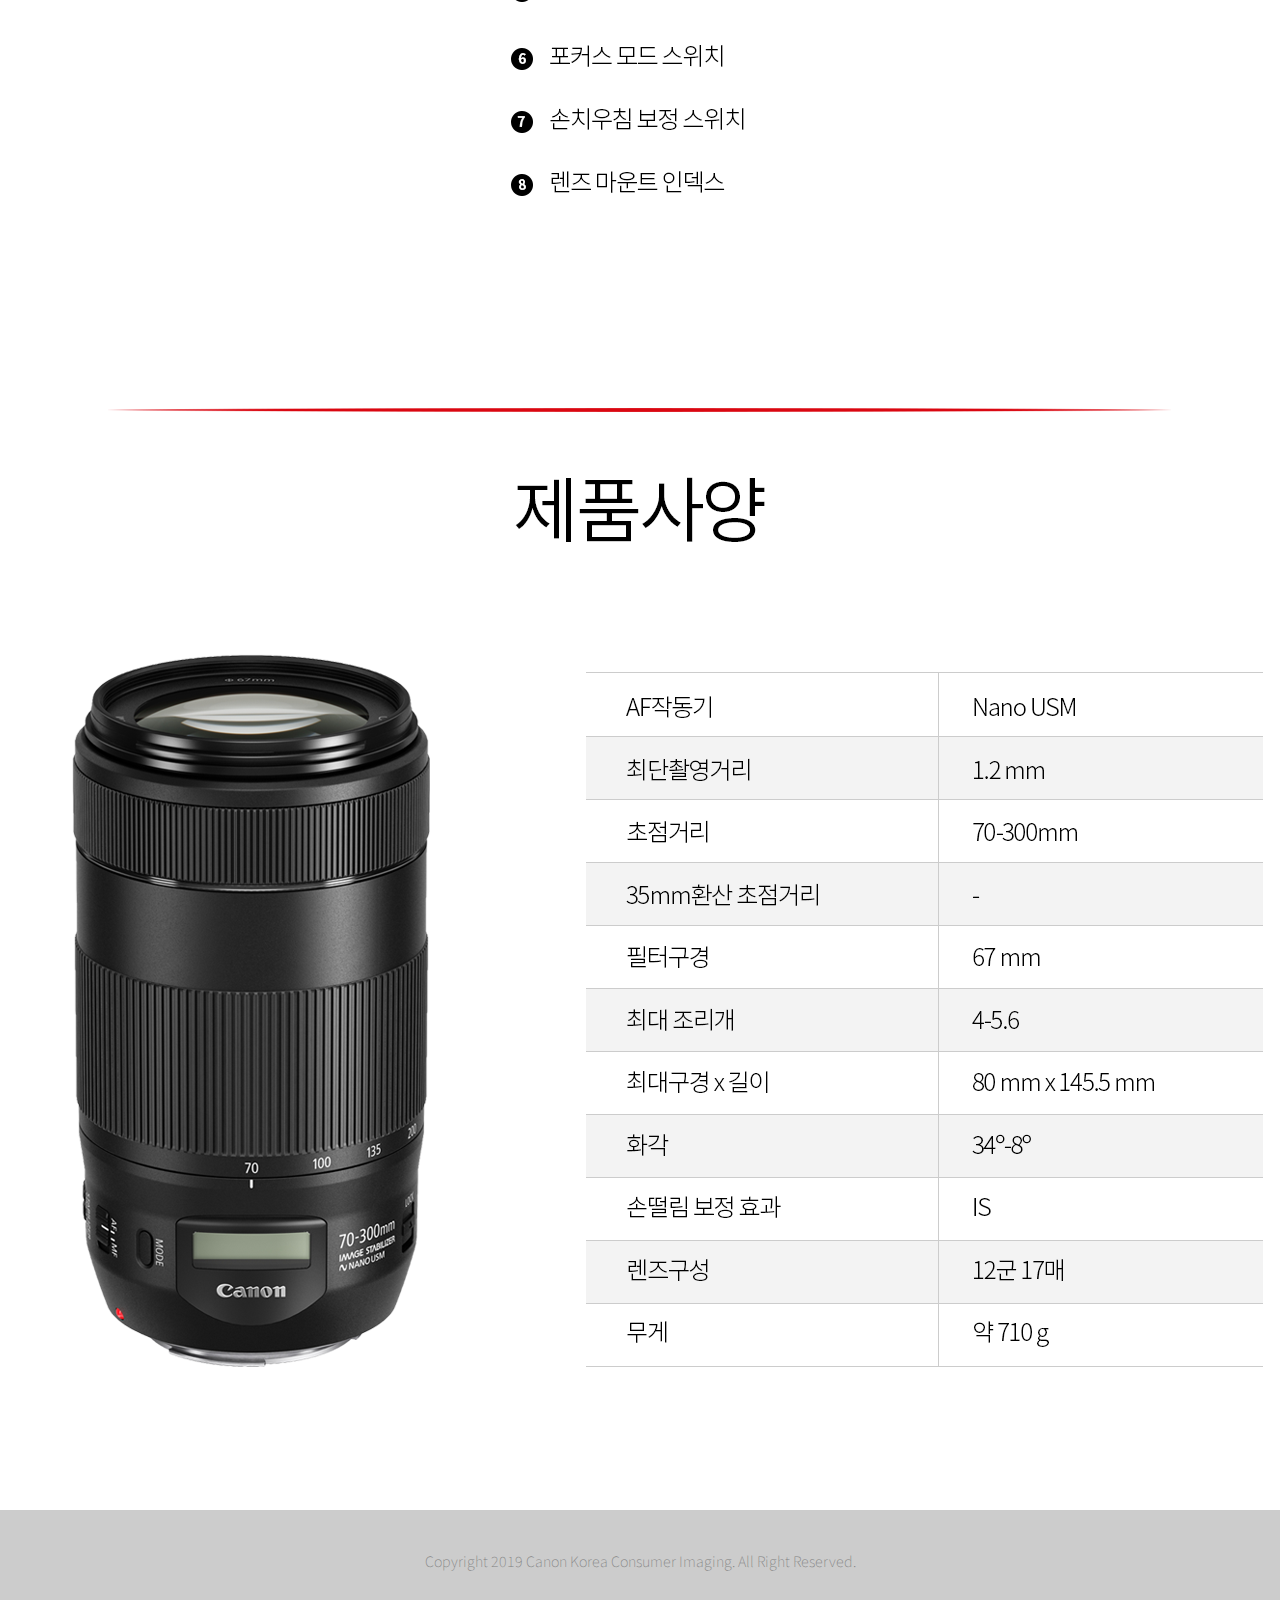
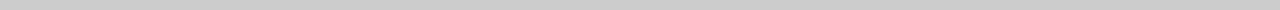
<file: p03.html>
<!DOCTYPE html>
<html lang="kr" dir="ltr">
  <head>
    <meta charset="utf-8">
    <link rel="stylesheet" href="css.css">
    <link href="https://fonts.googleapis.com/css?family=Noto+Sans+KR" rel="stylesheet">
    <title></title>
  </head>
  <body>
    <nav class="wrap">
      <div class="logo">
        <a href="index.html"><img src="images/index_02.png"></a>
      </div>
      <div class="nav">
        <a href="p01.html">EF-S 35mm F2.8 Macro IS STM</a>
        <span class="space"></span>
        <a href="p02.html">EF-S 18-55mm F4-5.6 IS STM</a>
        <span class="space"></span>
        <a href="p03.html" style="color:red">EF 70-300mm F4-5.6 IS II USM</a>
        <span class="space"></span>
      </div>
    </nav>

      <section class="bodywrap">
      <div class="page">
      <img src="images/3.png">
    </div>
  </section>
      <footer>
        <div class="footer">Copyright 2019 Canon Korea Consumer Imaging. All Right Reserved.</div>
      </footer>
  </body>
</html>
</file>
<file: css.css>
body, h1 {
  margin: 0px;
}
#scene{
  height: 800px;
  overflow: hidden;
  background-size: cover;
  background-attachment: fixed;
}
.one{background-image: url(images/index_07.png);}
.two{background-image: url(images/index_08.png);}
.three{background-image: url(images/index_09.png);}
#scene h1{
  position: relative;
  left: 50%;
  top: 50%;
  transform: translateX(-50%) translateY(-50%);
  text-align: center;
}
/*--푸터적용--*/
  footer{
    height: 100px;
    width: 100%;
  background-color: rgba(0, 0, 0, 0.2);
}
.footer{
  position: relative;
  left: 50%;
  top: 50%;
  transform: translateX(-50%) translateY(-50%);
  text-align: center;
  font-family: 'Noto Sans KR', sans-serif;
  font-size: 0.9rem;
  font-weight: 100;
  color: gray;
}
/*--네이게이션 처리--*/
.wrap{
  border: 0px solid red;
  height: 100px;
  width: 100%;
  position: static;
  background-color: white;
  z-index: 10;
}
.logo{
  border: 0px solid blue;
  display: inline-block;
  margin-left: 240px;
}
.nav{
  border: 0px solid green;
  position: absolute;
  right: 240px;
  top: 35px;
  display: inline-block;
  font-family: 'Noto Sans KR', sans-serif;
  font-size: 1.2rem;
  font-weight: 600;
  color: gray;
}
.space{
  margin-left: 3rem;
}
a, a:link :visited :active{
  text-decoration: none;
  color: gray;
}
a:hover{
  color: red;
}
/*--서브페이지 구성--*/
.bodywrap{
  top: 100px;
  width: 100%;
  height: 100%;
}
.page{
  position: relative;
  width: 1440px;
  left: 50%;
  transform: translateX(-50%);
  }
</file>
